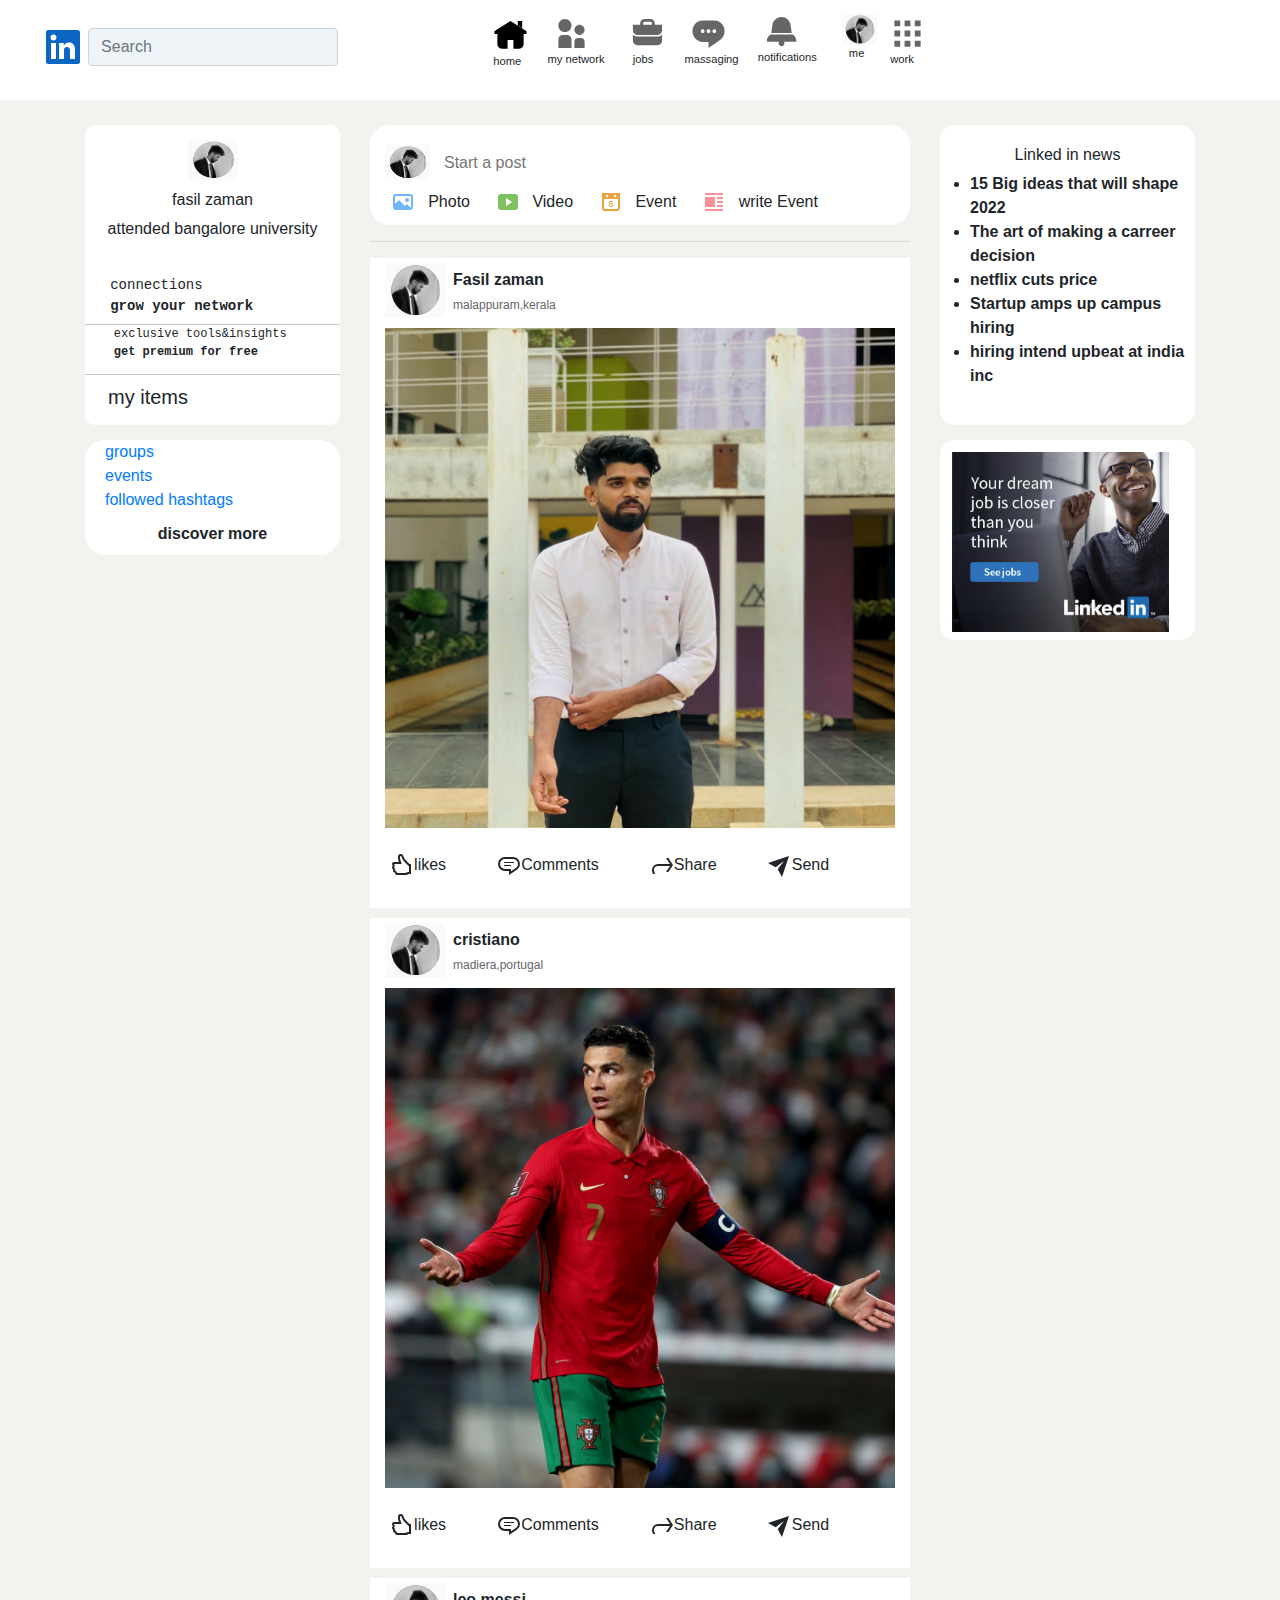
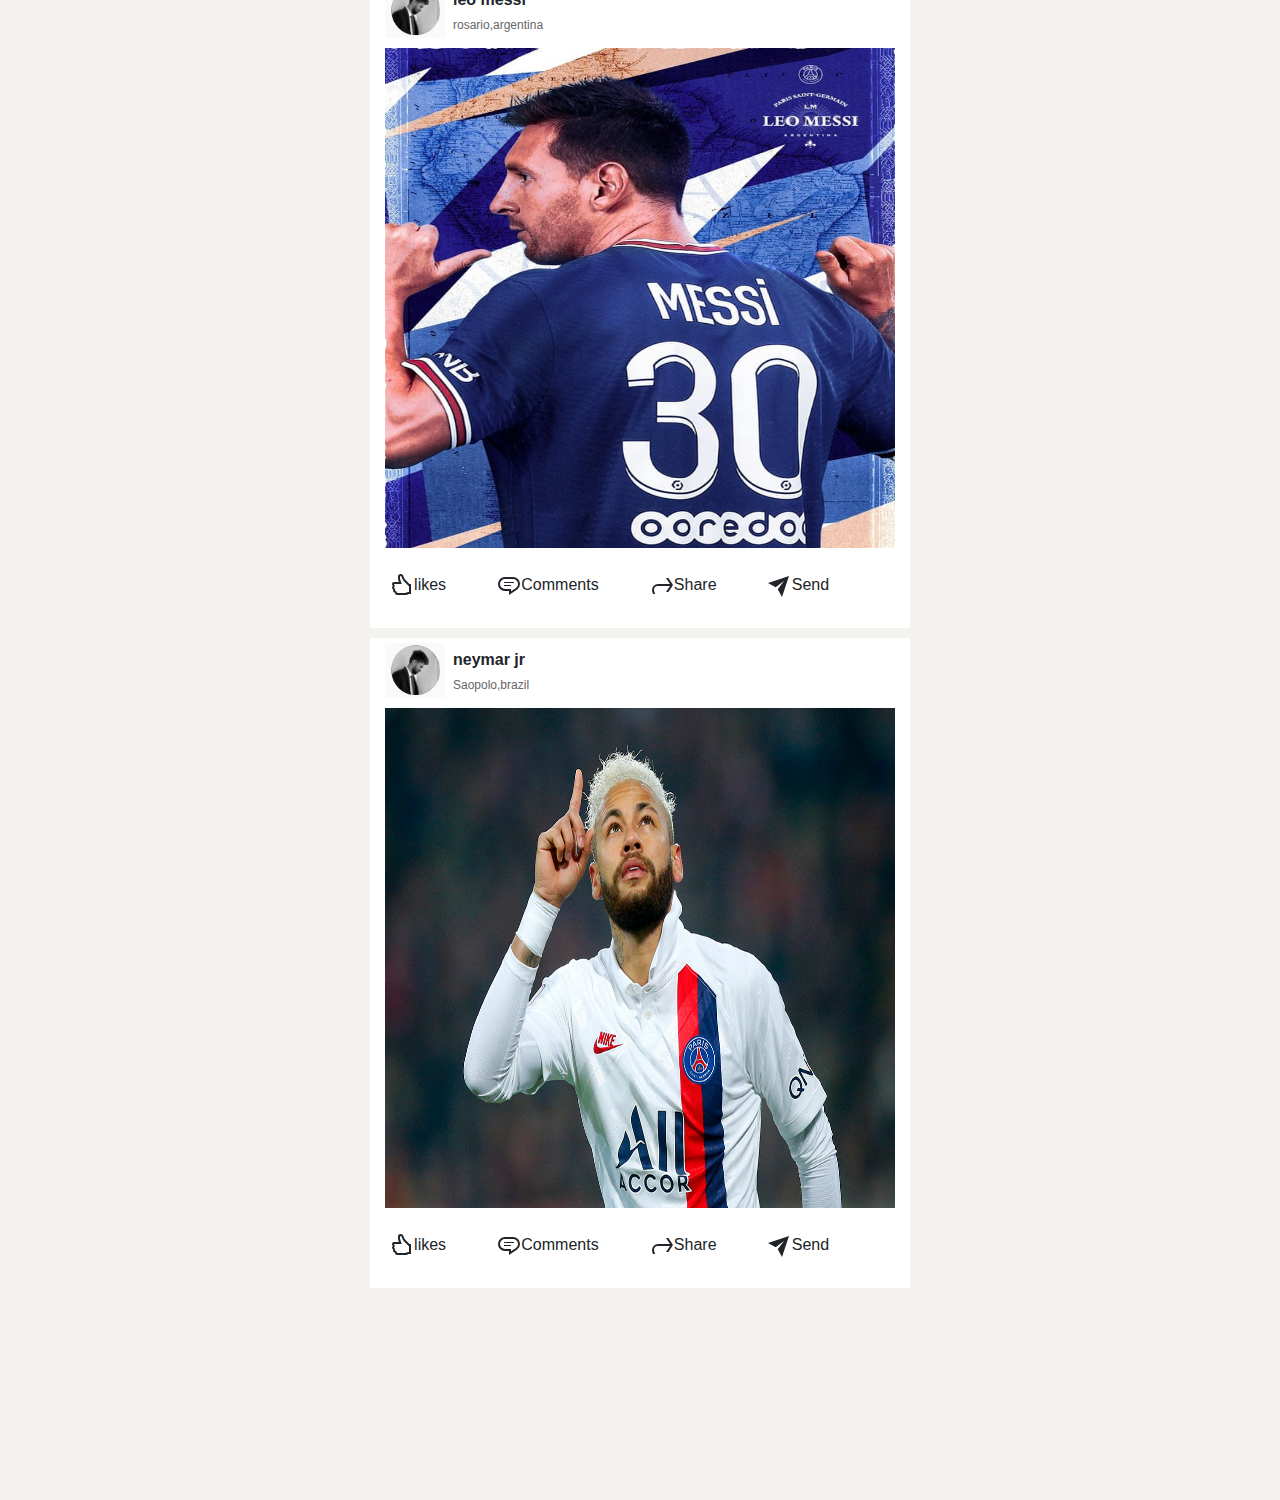
<file: home.html>
<!DOCTYPE html>
<html lang="en">
<head>
    <meta charset="UTF-8">
    <meta http-equiv="X-UA-Compatible" content="IE=edge">
    <meta name="viewport" content="width=device-width, initial-scale=1.0">
    <link rel="stylesheet" href="home.css">
    <link rel="stylesheet" href="https://maxcdn.bootstrapcdn.com/bootstrap/4.0.0/css/bootstrap.min.css" integrity="sha384-Gn5384xqQ1aoWXA+058RXPxPg6fy4IWvTNh0E263XmFcJlSAwiGgFAW/dAiS6JXm" crossorigin="anonymous">
    <title>linkedInclonehome</title>
</head>
<body>
    <header> 
        
        <div class="row">
         <!-- <div class="col-lg-1" style="position: fixed; z-index: 10; background-color: white;">
                
        </div>  -->
        <div class="col-lg-12" style="position: fixed; z-index: 10; background-color: white;">
            <nav class="navbar navbar-expand-lg navbar-light">
                <img src="home-logo.svg" style="margin-left: 30px;">
                <div class="hider1">
                <form class="form-inline my-2 my-lg-0">
                    <input class="textbox1 form-control mr-sm-2" type="search" placeholder="Search" aria-label="Search" style="width: 250px; background-color: #EEF3F8;">
                  </form>
                </div>
                <div class="list1">
                    <div>
                        <a href=""><img  class="images1" src="nav-home.svg"></a>
                      </div>
                      <div>
                          <p class="para1">home</p>
                      </div>
                </div>
                <div>
                    <div>
                        <a href=""><img class="images2" src="nav-network.svg"></a>
                      </div>
                      <div>
                          <p class="para2">my network</p>
                      </div>
                </div>
                <div>
                    <div>
                        <a href=""><img class="images3" src="nav-jobs.svg" ></a>
                      </div>
                      <div>
                          <p class="para3">jobs</p>
                      </div>
                </div>
                <button class="navbar-toggler" type="button" data-toggle="collapse" data-target="#navbarSupportedContent" aria-controls="navbarSupportedContent" aria-expanded="false" aria-label="Toggle navigation"   >
                    <span class="navbar-toggler-icon"></span>
                </button>
                <div class="collapse navbar-collapse" id="navbarSupportedContent">
                  <ul class="navbar-nav mr-auto">
                    <!-- <li class="nav-item active">
                    <div>
                      <a href=""><img  class="images1" src="nav-home.svg"></a>
                    </div>
                    <div>
                        <p class="para1">home</p>
                    </div>
                    </li>
                    <li class="nav-item">
                        <div>
                            <a href=""><img class="images2" src="nav-network.svg"></a>
                          </div>
                          <div>
                              <p class="para2">my network</p>
                          </div>
                    </li>
                    <li class="nav-item">
                        <div>
                            <a href=""><img class="images3" src="nav-jobs.svg" ></a>
                          </div>
                          <div>
                              <p class="para3">jobs</p>
                          </div>
                    </li> -->
                    <li class="nav-item">
                        <div>
                            <a href=""><img class="images4" src="nav-messaging.svg" ></a>
                          </div>
                          <div>
                              <p class="para4">massaging</p>
                          </div>
                    </li>
                    <li class="nav-item">
                        <div>
                            <a href=""><img class="images5" src="nav-notifications.svg"></a>
                          </div>
                          <div>
                              <p class="para5">notifications</p>
                          </div>
                    </li>
                    <li class="nav-item">
                        <div>
                            <a href=""><img class="images6" src="dpzaman.jpg" ></a>
                          </div>
                          <div>
                              <p class="para6">me</p>
                          </div>
                    </li>
                    <li class="nav-item">
                        <div>
                            <a href=""><img class="images7" src="nav-work.svg"></a>
                          </div>
                          <div>
                              <p class="para7">work</p>
                          </div>
                    </li>
                </ul>
                </div>
              </nav>
        </div>
    </header>
    <div class="main" style=" margin-top: 100px;">
        <div class="container">
            <div class="row">

           
            <div class="col-lg-3 col-md-3" style="width: 100%;" >
                <div style="background-color: white; width: 100%; height: 150px;margin-top: 25px; border-top-left-radius: 10px;border-top-right-radius: 10px; display: block;">
                        <div style="padding-top: 15px;">
                        <img src="dpzaman.jpg" style="width: 50px; height: 40px; display: block; margin: 0 auto;">
                        </div>
                        <div>
                            <h6 style="text-align: center; padding-top: 10px;">fasil zaman</h6>
                            <p style="text-align: center;">attended bangalore university</p>
                        </div>
                </div>
               <div class="right2" style="background-color: white; width: 100%; height: 50px;border-bottom: 1px solid rgba(0, 0, 0, 0.218);">
                <pre style="cursor: pointer;">   connections <br> <b>  grow your network</b></pre>
                <hr>
                </div>
                <div class="right2" style="background-color: white; width: 100%; height: 50px; border-bottom: 1px solid rgba(0, 0, 0, 0.218);">
                    <pre style="font-size: 12px;cursor: pointer;">    exclusive tools&insights<br><b>    get premium for free</b></pre><br>
                </div>
                <div class="right2" style="background-color: white; width: 100%; height: 50px;border-bottom-right-radius: 10px;border-bottom-left-radius: 10px;">
                 <h5 style="margin-left: 23px; padding-top: 10px;cursor: pointer;">my items</h5>
                </div>
                <div class="right2" style="background-color: white; width: 100%; border-radius: 20px; height: 115px; margin-top: 15px;">
                    <div style="margin-left: 20px;">
                        <a href="">groups</a><br>
                        <a href="">events</a><br>
                        <a href="">followed hashtags</a>
                    </div>
                    <div class="discover1">
                        <p style="text-align:center; padding-top: 10px;padding-bottom: 10px;"><b>discover more</b></p>

                    </div>
                </div>

            </div>
            <div class="col-lg-6 col-md-9" style="width: 100%; height: 1000px">
    
                <div class="top col-md-12" style="height: 100px;background-color: white; border-radius: 20px; margin-top: 25px;">
                    <div style="display: flex;">
                        <div>
                        <img src="dpzaman.jpg" style="height: 35px; width: 45px; margin-top: 20px;">
                        </div>
                        <div>
                        <input type="text" placeholder="Start a post" style=" text-indent: 4px; margin-top: 20px; width: 100%; margin-left: 10px; height: 35px; border-radius: 50px; ">
                        </div>
                    </div>
                    <div style="display: flex;">
                        <div style="display: flex; margin-top: 10px; margin-left: 0.5vw;">
                            <div class="posticons" >
                            <svg xmlns="http://www.w3.org/2000/svg" viewBox="0 0 24 24" data-supported-dps="24x24" fill="#70B5F9" class="mercado-match" width="24" height="24" focusable="false">
                                <path d="M19 4H5a3 3 0 00-3 3v10a3 3 0 003 3h14a3 3 0 003-3V7a3 3 0 00-3-3zm1 13a1 1 0 01-.29.71L16 14l-2 2-6-6-4 4V7a1 1 0 011-1h14a1 1 0 011 1zm-2-7a2 2 0 11-2-2 2 2 0 012 2z"></path>
                              </svg>
                            </div>
                            <div class="posticons" >
                                <p style="margin-left: 1vw;">Photo</p>
                            </div>
                        </div>
                        <div style="display: flex;margin-top: 10px; margin-left: 2vw; ">
                            <div class="posticons" >
                            <svg xmlns="http://www.w3.org/2000/svg" viewBox="0 0 24 24" data-supported-dps="24x24" fill="#7FC15E" class="mercado-match" width="24" height="24" focusable="false">
                                <path d="M19 4H5a3 3 0 00-3 3v10a3 3 0 003 3h14a3 3 0 003-3V7a3 3 0 00-3-3zm-9 12V8l6 4z"></path>
                              </svg>
                            </div>
                            <div class="posticons" >
                                <P style="margin-left: 1vw;">Video</P>
                            </div>
                        </div>
                        <div style="display: flex;margin-top: 10px; margin-left: 2vw; ">
                            <div class="posticons" >
                            <svg xmlns="http://www.w3.org/2000/svg" viewBox="0 0 24 24" data-supported-dps="24x24" fill="#E7A33E" class="mercado-match" width="24" height="24" focusable="false">
                                <path d="M3 3v15a3 3 0 003 3h12a3 3 0 003-3V3zm13 1.75A1.25 1.25 0 1114.75 6 1.25 1.25 0 0116 4.75zm-8 0A1.25 1.25 0 116.75 6 1.25 1.25 0 018 4.75zM19 18a1 1 0 01-1 1H6a1 1 0 01-1-1V9h14zm-5.9-3a1 1 0 00-1-1H12a3.12 3.12 0 00-1 .2l-1-.2v-3h3.9v1H11v1.15a3.7 3.7 0 011.05-.15 1.89 1.89 0 012 1.78V15a1.92 1.92 0 01-1.84 2H12a1.88 1.88 0 01-2-1.75 1 1 0 010-.25h1a.89.89 0 001 1h.1a.94.94 0 001-.88z"></path>
                              </svg>
                            </div>
                            <div class="posticons" >
                                <p style="margin-left: 1vw;">Event</p>
                            </div>
                        </div>
                        <div style="display: flex;margin-top: 10px; margin-left: 2vw; ">
                            <div class="posticons" >
                            <svg xmlns="http://www.w3.org/2000/svg" viewBox="0 0 24 24" data-supported-dps="24x24" fill="#FC9295" class="mercado-match" width="24" height="24" focusable="false">
                                <path d="M21 3v2H3V3zm-6 6h6V7h-6zm0 4h6v-2h-6zm0 4h6v-2h-6zM3 21h18v-2H3zM13 7H3v10h10z"></path>
                              </svg>
                            </div>
                            <div class="posticons" >
                                <p style="margin-left: 1vw;">write Event</p>
                            </div>
                        </div>

                    </div>

                </div>
                <hr>
                <div class="posts col-md-12" style="height: 650px; background-color: white; margin-top: 10px;">
                    <div class="topbarpo" style="width: 100%; height: 70px; display: flex;">
                        <div>
                            <img src="dpzaman.jpg" style="height: 60px; width: 60px; padding-top: 5px;">
                        </div>
                        <div>
                           <p style="padding-top: 10px; padding-left: 8px;"><b>Fasil zaman</b>
                            <!-- <svg  style="margin-left: 300px;" xmlns="http://www.w3.org/2000/svg" viewBox="0 0 24 24" data-supported-dps="24x24" fill="currentColor" class="mercado-match" width="24" height="24" focusable="false">
                                <path d="M14 12a2 2 0 11-2-2 2 2 0 012 2zM4 10a2 2 0 102 2 2 2 0 00-2-2zm16 0a2 2 0 102 2 2 2 0 00-2-2z"></path>
                              </svg> -->
                           <br><span style="font-weight: 400; color: #666666 ;font-size: 12px;">malappuram,kerala</span></p>
                        </div>
                    </div>
                    <div>
                        <img src="zmanpost.jpeg" style="width: 100%; height: 500px;">
                    </div>
                    <div style="display: flex; margin-top: 25px ;">
                        <div class="bottompost" style="display: flex; margin-left: 1%;">
                            <div>
                            <li-icon aria-hidden="true" type="like-icon" class="artdeco-button__icon" style="user-select: auto;"><svg class="bottomicon"  xmlns="http://www.w3.org/2000/svg" viewBox="0 0 24 24" data-supported-dps="24x24" fill="currentColor" class="mercado-match" width="24" height="24" focusable="false" style="user-select: auto;">
                                <path d="M19.46 11l-3.91-3.91a7 7 0 01-1.69-2.74l-.49-1.47A2.76 2.76 0 0010.76 1 2.75 2.75 0 008 3.74v1.12a9.19 9.19 0 00.46 2.85L8.89 9H4.12A2.12 2.12 0 002 11.12a2.16 2.16 0 00.92 1.76A2.11 2.11 0 002 14.62a2.14 2.14 0 001.28 2 2 2 0 00-.28 1 2.12 2.12 0 002 2.12v.14A2.12 2.12 0 007.12 22h7.49a8.08 8.08 0 003.58-.84l.31-.16H21V11zM19 19h-1l-.73.37a6.14 6.14 0 01-2.69.63H7.72a1 1 0 01-1-.72l-.25-.87-.85-.41A1 1 0 015 17l.17-1-.76-.74A1 1 0 014.27 14l.66-1.09-.73-1.1a.49.49 0 01.08-.7.48.48 0 01.34-.11h7.05l-1.31-3.92A7 7 0 0110 4.86V3.75a.77.77 0 01.75-.75.75.75 0 01.71.51L12 5a9 9 0 002.13 3.5l4.5 4.5H19z" style="user-select: auto;"></path>
                              </svg></li-icon>
                            </div>
                            <div>
                                <p>likes</p>
                            </div>
                        </div>
                        <div class="bottompost" style="display: flex; margin-left: 4vw;">
                            <div>
                                <li-icon aria-hidden="true" type="speech-bubble-icon" class="artdeco-button__icon" style="user-select: auto;"><svg class="bottomicon"  xmlns="http://www.w3.org/2000/svg" viewBox="0 0 24 24" data-supported-dps="24x24" fill="currentColor" class="mercado-match" width="24" height="24" focusable="false" style="user-select: auto;">
                                    <path d="M7 9h10v1H7zm0 4h7v-1H7zm16-2a6.78 6.78 0 01-2.84 5.61L12 22v-4H8A7 7 0 018 4h8a7 7 0 017 7zm-2 0a5 5 0 00-5-5H8a5 5 0 000 10h6v2.28L19 15a4.79 4.79 0 002-4z" style="user-select: auto;"></path>
                                  </svg></li-icon>
                            </div>
                            <div>
                                <p>Comments</p>
                            </div>
                        </div>
                        <div class="bottompost" style="display: flex; margin-left: 4vw;">
                            <div>
                                <li-icon aria-hidden="true" type="share-linkedin-icon" class="artdeco-button__icon" style="user-select: auto;"><svg class="bottomicon"    xmlns="http://www.w3.org/2000/svg" viewBox="0 0 24 24" data-supported-dps="24x24" fill="currentColor" class="mercado-match" width="24" height="24" focusable="false" style="user-select: auto;">
                                    <path d="M23 12l-4.61 7H16l4-6H8a3.92 3.92 0 00-4 3.84V17a4 4 0 00.19 1.24L5.12 21H3l-.73-2.22A6.4 6.4 0 012 16.94 6 6 0 018 11h12l-4-6h2.39z" style="user-select: auto;"></path>
                                  </svg></li-icon>
                            </div>
                            <div>
                                <p>Share</p>
                            </div>
                        </div>
                        <div class="bottompost"  style="display: flex; margin-left: 4vw;">
                            <div>
                                <li-icon aria-hidden="true" type="send-privately-icon" style="user-select: auto;"><svg class="bottomicon" xmlns="http://www.w3.org/2000/svg" viewBox="0 0 24 24" data-supported-dps="24x24" fill="currentColor" class="mercado-match" width="24" height="24" focusable="false" style="user-select: auto;">
                                    <path d="M21 3L0 10l7.66 4.26L16 8l-6.26 8.34L14 24l7-21z" style="user-select: auto;"></path>
                                  </svg></li-icon>
                            </div>
                            <div>
                                <p>Send</p>
                            </div>
                        </div>
                    </div>

                </div>
                <div class="posts col-md-12" style="height: 650px; background-color: white; margin-top: 10px;">
                    <div class="topbarpo" style="width: 100%; height: 70px; display: flex;">
                        <div>
                            <img src="dpzaman.jpg" style="height: 60px; width: 60px; padding-top: 5px;">
                        </div>
                        <div>
                           <p style="padding-top: 10px; padding-left: 8px;"><b>cristiano</b>
                            <!-- <svg  style="margin-left: 300px;" xmlns="http://www.w3.org/2000/svg" viewBox="0 0 24 24" data-supported-dps="24x24" fill="currentColor" class="mercado-match" width="24" height="24" focusable="false">
                                <path d="M14 12a2 2 0 11-2-2 2 2 0 012 2zM4 10a2 2 0 102 2 2 2 0 00-2-2zm16 0a2 2 0 102 2 2 2 0 00-2-2z"></path>
                              </svg> -->
                           <br><span style="font-weight: 400; color: #666666 ;font-size: 12px;">madiera,portugal</span></p>
                        </div>
                    </div>
                    <div>
                        <img src="cr7.jpg" style="width: 100%; height: 500px;">
                    </div>
                    <div style="display: flex; margin-top: 25px ;">
                        <div class="bottompost" style="display: flex; margin-left: 1%;">
                            <div>
                            <li-icon aria-hidden="true" type="like-icon" class="artdeco-button__icon" style="user-select: auto;"><svg xmlns="http://www.w3.org/2000/svg" viewBox="0 0 24 24" data-supported-dps="24x24" fill="currentColor" class="mercado-match" width="24" height="24" focusable="false" style="user-select: auto;">
                                <path d="M19.46 11l-3.91-3.91a7 7 0 01-1.69-2.74l-.49-1.47A2.76 2.76 0 0010.76 1 2.75 2.75 0 008 3.74v1.12a9.19 9.19 0 00.46 2.85L8.89 9H4.12A2.12 2.12 0 002 11.12a2.16 2.16 0 00.92 1.76A2.11 2.11 0 002 14.62a2.14 2.14 0 001.28 2 2 2 0 00-.28 1 2.12 2.12 0 002 2.12v.14A2.12 2.12 0 007.12 22h7.49a8.08 8.08 0 003.58-.84l.31-.16H21V11zM19 19h-1l-.73.37a6.14 6.14 0 01-2.69.63H7.72a1 1 0 01-1-.72l-.25-.87-.85-.41A1 1 0 015 17l.17-1-.76-.74A1 1 0 014.27 14l.66-1.09-.73-1.1a.49.49 0 01.08-.7.48.48 0 01.34-.11h7.05l-1.31-3.92A7 7 0 0110 4.86V3.75a.77.77 0 01.75-.75.75.75 0 01.71.51L12 5a9 9 0 002.13 3.5l4.5 4.5H19z" style="user-select: auto;"></path>
                              </svg></li-icon>
                            </div>
                            <div>
                                <p>likes</p>
                            </div>
                        </div>
                        <div class="bottompost" style="display: flex; margin-left: 4vw;">
                            <div>
                                <li-icon aria-hidden="true" type="speech-bubble-icon" class="artdeco-button__icon" style="user-select: auto;"><svg class="bottomicon" xmlns="http://www.w3.org/2000/svg" viewBox="0 0 24 24" data-supported-dps="24x24" fill="currentColor" class="mercado-match" width="24" height="24" focusable="false" style="user-select: auto;">
                                    <path d="M7 9h10v1H7zm0 4h7v-1H7zm16-2a6.78 6.78 0 01-2.84 5.61L12 22v-4H8A7 7 0 018 4h8a7 7 0 017 7zm-2 0a5 5 0 00-5-5H8a5 5 0 000 10h6v2.28L19 15a4.79 4.79 0 002-4z" style="user-select: auto;"></path>
                                  </svg></li-icon>
                            </div>
                            <div>
                                <p>Comments</p>
                            </div>
                        </div>
                        <div class="bottompost" style="display: flex; margin-left: 4vw;">
                            <div>
                                <li-icon aria-hidden="true" type="share-linkedin-icon" class="artdeco-button__icon" style="user-select: auto;"><svg class="bottomicon" xmlns="http://www.w3.org/2000/svg" viewBox="0 0 24 24" data-supported-dps="24x24" fill="currentColor" class="mercado-match" width="24" height="24" focusable="false" style="user-select: auto;">
                                    <path d="M23 12l-4.61 7H16l4-6H8a3.92 3.92 0 00-4 3.84V17a4 4 0 00.19 1.24L5.12 21H3l-.73-2.22A6.4 6.4 0 012 16.94 6 6 0 018 11h12l-4-6h2.39z" style="user-select: auto;"></path>
                                  </svg></li-icon>
                            </div>
                            <div>
                                <p>Share</p>
                            </div>
                        </div>
                        <div class="bottompost" style="display: flex; margin-left: 4vw;">
                            <div>
                                <li-icon aria-hidden="true" type="send-privately-icon" style="user-select: auto;"><svg class="bottomicon" xmlns="http://www.w3.org/2000/svg" viewBox="0 0 24 24" data-supported-dps="24x24" fill="currentColor" class="mercado-match" width="24" height="24" focusable="false" style="user-select: auto;">
                                    <path d="M21 3L0 10l7.66 4.26L16 8l-6.26 8.34L14 24l7-21z" style="user-select: auto;"></path>
                                  </svg></li-icon>
                            </div>
                            <div>
                                <p>Send</p>
                            </div>
                        </div>
                    </div>
                </div>
                <div class="posts col-md-12" style="height: 650px; background-color: white; margin-top: 10px;">
                    <div class="topbarpo" style="width: 100%; height: 70px; display: flex;">
                        <div>
                            <img src="dpzaman.jpg" style="height: 60px; width: 60px; padding-top: 5px;">
                        </div>
                        <div>
                           <p style="padding-top: 10px; padding-left: 8px;"><b>leo messi</b>
                            <!-- <svg  style="margin-left: 300px;" xmlns="http://www.w3.org/2000/svg" viewBox="0 0 24 24" data-supported-dps="24x24" fill="currentColor" class="mercado-match" width="24" height="24" focusable="false">
                                <path d="M14 12a2 2 0 11-2-2 2 2 0 012 2zM4 10a2 2 0 102 2 2 2 0 00-2-2zm16 0a2 2 0 102 2 2 2 0 00-2-2z"></path>
                              </svg> -->
                           <br><span style="font-weight: 400; color: #666666 ;font-size: 12px;">rosario,argentina</span></p>
                        </div>
                    </div>
                    <div>
                        <img src="leopsg.jpg" style="width: 100%; height: 500px;">
                    </div>
                    <div style="display: flex; margin-top: 25px ;">
                        <div class="bottompost"   style="display: flex; margin-left: 1%;">
                            <div>
                            <li-icon aria-hidden="true" type="like-icon" class="artdeco-button__icon" style="user-select: auto;"><svg class="bottomicon" xmlns="http://www.w3.org/2000/svg" viewBox="0 0 24 24" data-supported-dps="24x24" fill="currentColor" class="mercado-match" width="24" height="24" focusable="false" style="user-select: auto;">
                                <path d="M19.46 11l-3.91-3.91a7 7 0 01-1.69-2.74l-.49-1.47A2.76 2.76 0 0010.76 1 2.75 2.75 0 008 3.74v1.12a9.19 9.19 0 00.46 2.85L8.89 9H4.12A2.12 2.12 0 002 11.12a2.16 2.16 0 00.92 1.76A2.11 2.11 0 002 14.62a2.14 2.14 0 001.28 2 2 2 0 00-.28 1 2.12 2.12 0 002 2.12v.14A2.12 2.12 0 007.12 22h7.49a8.08 8.08 0 003.58-.84l.31-.16H21V11zM19 19h-1l-.73.37a6.14 6.14 0 01-2.69.63H7.72a1 1 0 01-1-.72l-.25-.87-.85-.41A1 1 0 015 17l.17-1-.76-.74A1 1 0 014.27 14l.66-1.09-.73-1.1a.49.49 0 01.08-.7.48.48 0 01.34-.11h7.05l-1.31-3.92A7 7 0 0110 4.86V3.75a.77.77 0 01.75-.75.75.75 0 01.71.51L12 5a9 9 0 002.13 3.5l4.5 4.5H19z" style="user-select: auto;"></path>
                              </svg></li-icon>
                            </div>
                            <div>
                                <p>likes</p>
                            </div>
                        </div>
                        <div class="bottompost"  style="display: flex; margin-left: 4vw;">
                            <div>
                                <li-icon aria-hidden="true" type="speech-bubble-icon" class="artdeco-button__icon" style="user-select: auto;"><svg class="bottomicon" xmlns="http://www.w3.org/2000/svg" viewBox="0 0 24 24" data-supported-dps="24x24" fill="currentColor" class="mercado-match" width="24" height="24" focusable="false" style="user-select: auto;">
                                    <path d="M7 9h10v1H7zm0 4h7v-1H7zm16-2a6.78 6.78 0 01-2.84 5.61L12 22v-4H8A7 7 0 018 4h8a7 7 0 017 7zm-2 0a5 5 0 00-5-5H8a5 5 0 000 10h6v2.28L19 15a4.79 4.79 0 002-4z" style="user-select: auto;"></path>
                                  </svg></li-icon>
                            </div>
                            <div>
                                <p>Comments</p>
                            </div>
                        </div>
                        <div class="bottompost" style="display: flex; margin-left: 4vw;">
                            <div>
                                <li-icon aria-hidden="true" type="share-linkedin-icon" class="artdeco-button__icon" style="user-select: auto;"><svg class="bottomicon" xmlns="http://www.w3.org/2000/svg" viewBox="0 0 24 24" data-supported-dps="24x24" fill="currentColor" class="mercado-match" width="24" height="24" focusable="false" style="user-select: auto;">
                                    <path d="M23 12l-4.61 7H16l4-6H8a3.92 3.92 0 00-4 3.84V17a4 4 0 00.19 1.24L5.12 21H3l-.73-2.22A6.4 6.4 0 012 16.94 6 6 0 018 11h12l-4-6h2.39z" style="user-select: auto;"></path>
                                  </svg></li-icon>
                            </div>
                            <div>
                                <p>Share</p>
                            </div>
                        </div>
                        <div class="bottompost" style="display: flex; margin-left: 4vw;">
                            <div>
                                <li-icon aria-hidden="true" type="send-privately-icon" style="user-select: auto;"><svg class="bottomicon" xmlns="http://www.w3.org/2000/svg" viewBox="0 0 24 24" data-supported-dps="24x24" fill="currentColor" class="mercado-match" width="24" height="24" focusable="false" style="user-select: auto;">
                                    <path d="M21 3L0 10l7.66 4.26L16 8l-6.26 8.34L14 24l7-21z" style="user-select: auto;"></path>
                                  </svg></li-icon>
                            </div>
                            <div>
                                <p class="bottompost">Send</p>
                            </div>
                        </div>
                    </div>
                </div>
                <div class="posts col-md-12" style="height: 650px; background-color: white; margin-top: 10px;">
                    <div class="topbarpo" style="width: 100%; height: 70px; display: flex;">
                        <div>
                            <img src="dpzaman.jpg" style="height: 60px; width: 60px; padding-top: 5px;">
                        </div>
                        <div>
                           <p style="padding-top: 10px; padding-left: 8px;"><b>neymar jr</b>
                            <!-- <svg  style="margin-left: 300px;" xmlns="http://www.w3.org/2000/svg" viewBox="0 0 24 24" data-supported-dps="24x24" fill="currentColor" class="mercado-match" width="24" height="24" focusable="false">
                                <path d="M14 12a2 2 0 11-2-2 2 2 0 012 2zM4 10a2 2 0 102 2 2 2 0 00-2-2zm16 0a2 2 0 102 2 2 2 0 00-2-2z"></path>
                              </svg> -->
                           <br><span style="font-weight: 400; color: #666666 ;font-size: 12px;">Saopolo,brazil</span></p>
                        </div>
                    </div>
                    <div>
                        <img src="njr1.jpg" style="width: 100%; height: 500px;">
                    </div>
                    <div style="display: flex; margin-top: 25px ;">
                        <div class="bottompost" style="display: flex; margin-left: 1%;">
                            <div>
                            <li-icon aria-hidden="true" type="like-icon" class="artdeco-button__icon" style="user-select: auto;"><svg class="bottomicon" xmlns="http://www.w3.org/2000/svg" viewBox="0 0 24 24" data-supported-dps="24x24" fill="currentColor" class="mercado-match" width="24" height="24" focusable="false" style="user-select: auto;">
                                <path d="M19.46 11l-3.91-3.91a7 7 0 01-1.69-2.74l-.49-1.47A2.76 2.76 0 0010.76 1 2.75 2.75 0 008 3.74v1.12a9.19 9.19 0 00.46 2.85L8.89 9H4.12A2.12 2.12 0 002 11.12a2.16 2.16 0 00.92 1.76A2.11 2.11 0 002 14.62a2.14 2.14 0 001.28 2 2 2 0 00-.28 1 2.12 2.12 0 002 2.12v.14A2.12 2.12 0 007.12 22h7.49a8.08 8.08 0 003.58-.84l.31-.16H21V11zM19 19h-1l-.73.37a6.14 6.14 0 01-2.69.63H7.72a1 1 0 01-1-.72l-.25-.87-.85-.41A1 1 0 015 17l.17-1-.76-.74A1 1 0 014.27 14l.66-1.09-.73-1.1a.49.49 0 01.08-.7.48.48 0 01.34-.11h7.05l-1.31-3.92A7 7 0 0110 4.86V3.75a.77.77 0 01.75-.75.75.75 0 01.71.51L12 5a9 9 0 002.13 3.5l4.5 4.5H19z" style="user-select: auto;"></path>
                              </svg></li-icon>
                            </div>
                            <div>
                                <p>likes</p>
                            </div>
                        </div>
                        <div class="bottompost" style="display: flex; margin-left: 4vw;">
                            <div>
                                <li-icon aria-hidden="true" type="speech-bubble-icon" class="artdeco-button__icon" style="user-select: auto;"><svg class="bottomicon" xmlns="http://www.w3.org/2000/svg" viewBox="0 0 24 24" data-supported-dps="24x24" fill="currentColor" class="mercado-match" width="24" height="24" focusable="false" style="user-select: auto;">
                                    <path d="M7 9h10v1H7zm0 4h7v-1H7zm16-2a6.78 6.78 0 01-2.84 5.61L12 22v-4H8A7 7 0 018 4h8a7 7 0 017 7zm-2 0a5 5 0 00-5-5H8a5 5 0 000 10h6v2.28L19 15a4.79 4.79 0 002-4z" style="user-select: auto;"></path>
                                  </svg></li-icon>
                            </div>
                            <div>
                                <p>Comments</p>
                            </div>
                        </div>
                        <div class="bottompost" style="display: flex; margin-left: 4vw;">
                            <div>
                                <li-icon aria-hidden="true" type="share-linkedin-icon" class="artdeco-button__icon" style="user-select: auto;"><svg class="bottomicon" xmlns="http://www.w3.org/2000/svg" viewBox="0 0 24 24" data-supported-dps="24x24" fill="currentColor" class="mercado-match" width="24" height="24" focusable="false" style="user-select: auto;">
                                    <path d="M23 12l-4.61 7H16l4-6H8a3.92 3.92 0 00-4 3.84V17a4 4 0 00.19 1.24L5.12 21H3l-.73-2.22A6.4 6.4 0 012 16.94 6 6 0 018 11h12l-4-6h2.39z" style="user-select: auto;"></path>
                                  </svg></li-icon>
                            </div>
                            <div>
                                <p>Share</p>
                            </div>
                        </div>
                        <div class="bottompost" style="display: flex; margin-left: 4vw;">
                            <div>
                                <li-icon aria-hidden="true" type="send-privately-icon" style="user-select: auto;"><svg class="bottomicon" xmlns="http://www.w3.org/2000/svg" viewBox="0 0 24 24" data-supported-dps="24x24" fill="currentColor" class="mercado-match" width="24" height="24" focusable="false" style="user-select: auto;">
                                    <path d="M21 3L0 10l7.66 4.26L16 8l-6.26 8.34L14 24l7-21z" style="user-select: auto;"></path>
                                  </svg></li-icon>
                            </div>
                            <div>
                                <p>Send</p>
                            </div>
                        </div>
                    </div>
                </div>

            </div>
            <div class="leftside col-lg-3 " style="width: 100%; height: 1000px">
                <div style="background-color: white; margin-top: 25px; height: 300px;border-radius: 15px;">
                    <div>
                        <h6 style="text-align: center; padding-top: 20px;">Linked in news</h6>
                        <ul class="lista1" style="margin-left: 30px;">
                            <li>
                                <b>15 Big ideas that will shape 2022</b>
                            </li>
                            <li>
                                <b>The art of making a carreer decision</b>
                            </li>
                            <li>
                                <b>netflix cuts price</b>
                            </li>
                            <li>
                                <b>Startup amps up campus hiring</b>
                            </li>
                            <li>
                                <b>hiring intend upbeat at india inc </b>
                            </li>
                        </ul>
                    </div>

                </div>
                <div style="background-color: white; margin-top: 15px; height: 200px; border-radius: 15px;">
                    <div class="advertise-holder">
                        <img style="margin: 12px; width: 85%; height: 85%;"  src="promo.png" alt="Advertise on LinkedIn" >
                    </div>
                </div>

            </div>
        </div>
        </div>

    </div>
    <script src="https://code.jquery.com/jquery-3.2.1.slim.min.js" integrity="sha384-KJ3o2DKtIkvYIK3UENzmM7KCkRr/rE9/Qpg6aAZGJwFDMVNA/GpGFF93hXpG5KkN" crossorigin="anonymous"></script>
    <script src="https://cdnjs.cloudflare.com/ajax/libs/popper.js/1.12.9/umd/popper.min.js" integrity="sha384-ApNbgh9B+Y1QKtv3Rn7W3mgPxhU9K/ScQsAP7hUibX39j7fakFPskvXusvfa0b4Q" crossorigin="anonymous"></script>
    <script src="https://maxcdn.bootstrapcdn.com/bootstrap/4.0.0/js/bootstrap.min.js" integrity="sha384-JZR6Spejh4U02d8jOt6vLEHfe/JQGiRRSQQxSfFWpi1MquVdAyjUar5+76PVCmYl" crossorigin="anonymous"></script>  
</body>
</html>
</file>
<file: home.css>
*{
    margin: 0px;
    border: 0px;
    padding: 0px;
}
.textbox1{
    margin-left: .90vh;
}
.list1{
    margin-left: 11vw;
}
.images1{
    margin-top: 0.75vw;
    width: 35px;
     height: 50%;
     margin-left: 0.5vw;
     cursor: pointer;
}
.para1{
    font-size: 70%;
    margin-left: 0.5vw;
    cursor: pointer;
}
.images2{
    margin-top: 0.50vw;
    width: 35px;
     margin-left: 2vw;
     cursor: pointer;
}
.para2{
    font-size: 70%;
    margin-left: 1.5vw;
    cursor: pointer;
}
.images3{
    margin-top: 0.55vw;
    width: 35px;
     height: 50%;
     margin-left: 2vw;
     cursor: pointer;
}
.para3{
    font-size: 70%;
    margin-left: 2.2vw;
    cursor: pointer;
}
.images4{
    margin-top: 0.55vw;
    width: 35px;
     height: 50%;
     margin-left: 2vw;
     cursor: pointer;
}
.para4{
    font-size: 70%;
    margin-left: 1.5vw;
    cursor: pointer;
}
.images5{
    margin-top: 0.35vw;
    width: 35px;
     height: 40%;
     margin-left: 2vw;
     cursor: pointer;
}
.para5{
    font-size: 70%;
    margin-left: 1.5vw;
    cursor: pointer;
}
.images6{
    margin-top: 0.35vw;
    width: 35px;
     height: 40%;
     margin-left: 2vw;
     cursor: pointer;
}
.para6{
    font-size: 70%;
    margin-left: 2.5vw;
    cursor: pointer;
}
.images7{
    margin-top: 0.55vw;
    width: 35px;
     height: 40%;
     margin-left: 1vw;
     cursor: pointer;
}
.para7{
    font-size: 70%;
    margin-left: 1vw;
    cursor: pointer;
}
.premium{
    margin-left: 3vw;
    color: darkorange;
    font-weight: bold;
    cursor: pointer;
}
.main{
    background-color: #F3F2EF;
    width: 100%;
    height: 3000px;
}
@media (max-width:1040px){
    .leftside{
          display: none;
        }
      }
      @media (max-width:1040px){
        .right2{
              display: none;
            }
          }      

 .discover1 :hover{
     background-color: rgba(0, 0, 0, 0.313);
     cursor: pointer;
     border-radius: 10px;
 }    
 .lista1 :hover{
    background-color: rgba(0, 0, 0, 0.333);
    cursor: pointer;
 }
 .bottompost:hover{
     background-color: rgba(0, 0, 0, 0.19);
 }
 @media (max-width:1040px){
    .hider1{
          display: none;
        }
      }
 .posticons :hover{
     background-color: rgba(0, 0, 0, 0.109);
 }
 @media(max-width:360px){
     .posticons{
         font-size: 3.5vw;
     }
 }
 @media(max-width:360px){
    .bottompost{
        font-size: 3.5vw;
    }
}
@media(max-width:360px){
    .bottomicon{
        height: 5vw;
        width: 5vw;
    }
}
@media(max-width:360px){
    .images1{
        height: 7vw;
        width: 7vw;
        margin-top: 10px;
    }
}
@media(max-width:360px){
    .images2{
        height: 7vw;
        width: 7vw;
        margin-top: 10px;
        margin-left: 20px;
    }
}
@media(max-width:360px){
    .images3{
        height: 7vw;
        width: 7vw;
        margin-top: 10px;
        margin-left: 4px;
    }
}
@media(max-width:360px){
    .navbar-toggler{
        
        margin-left: 15px;
    }
}
</file>
